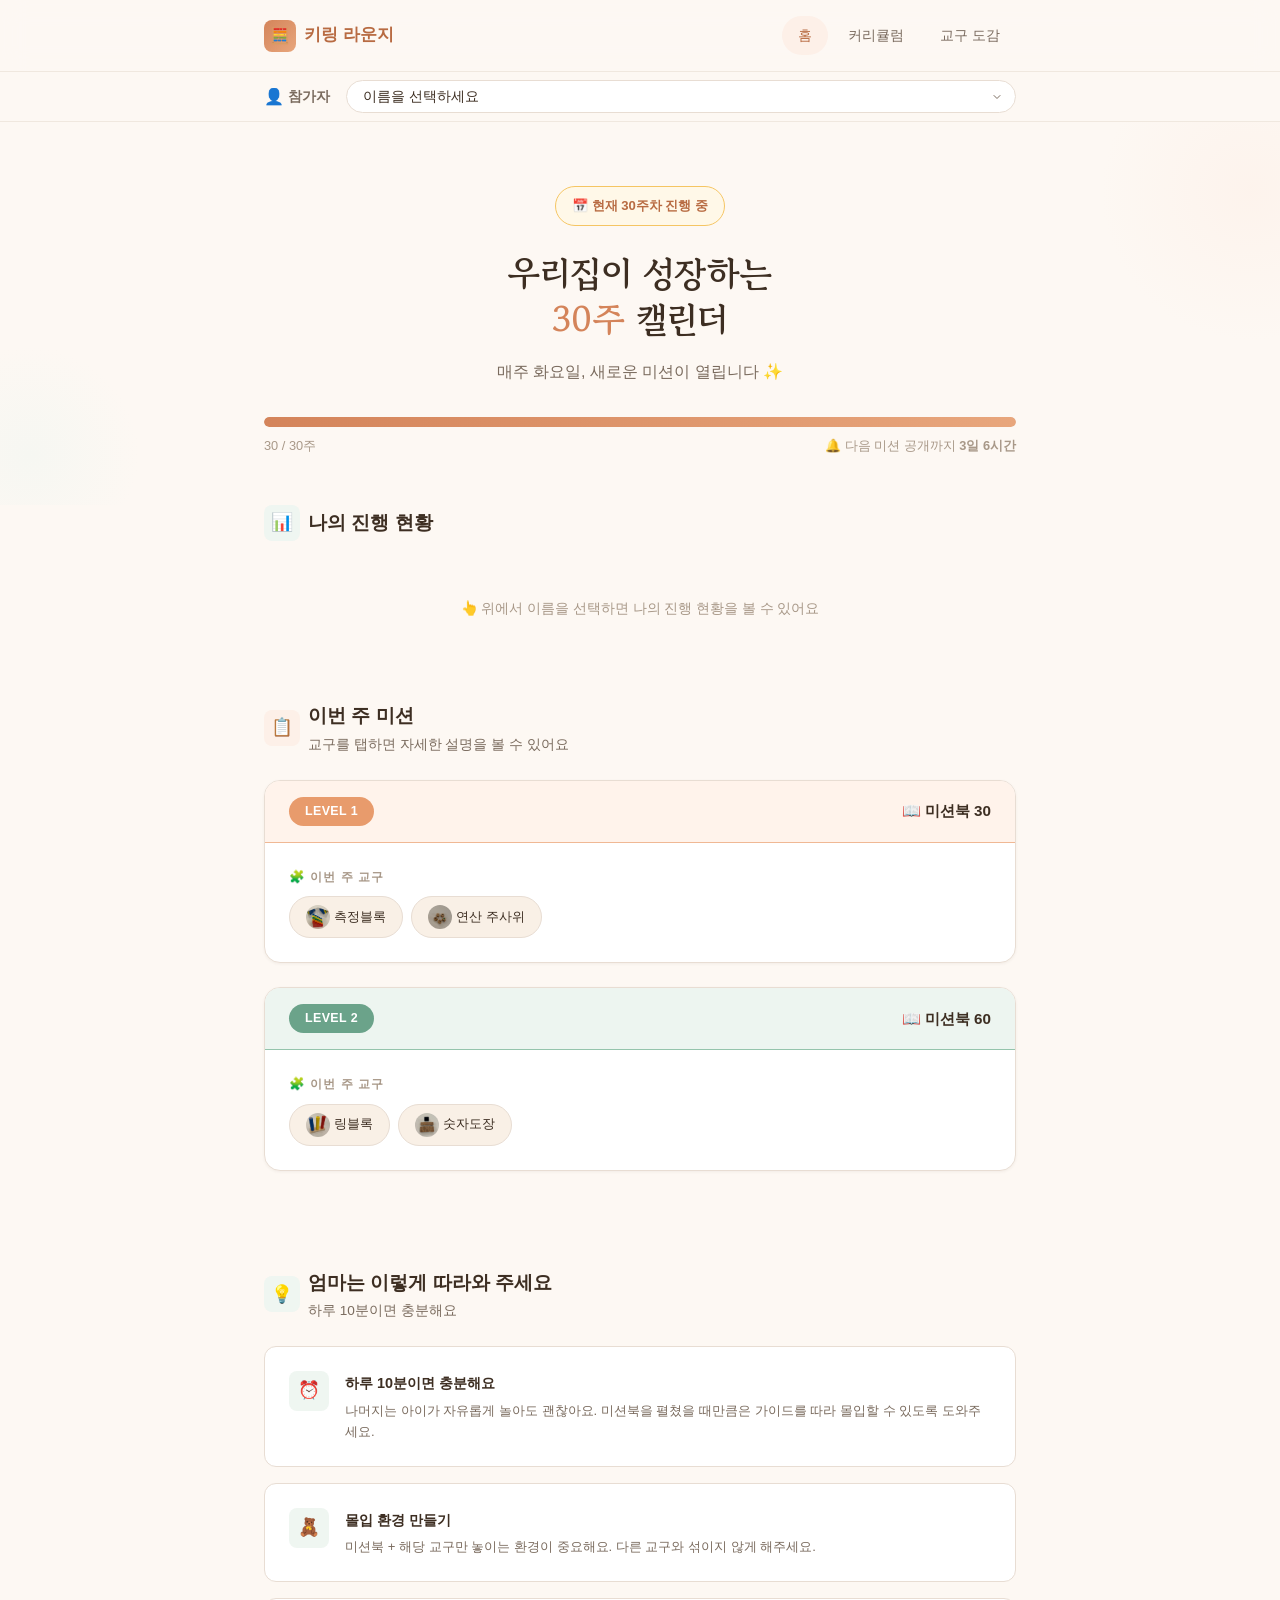
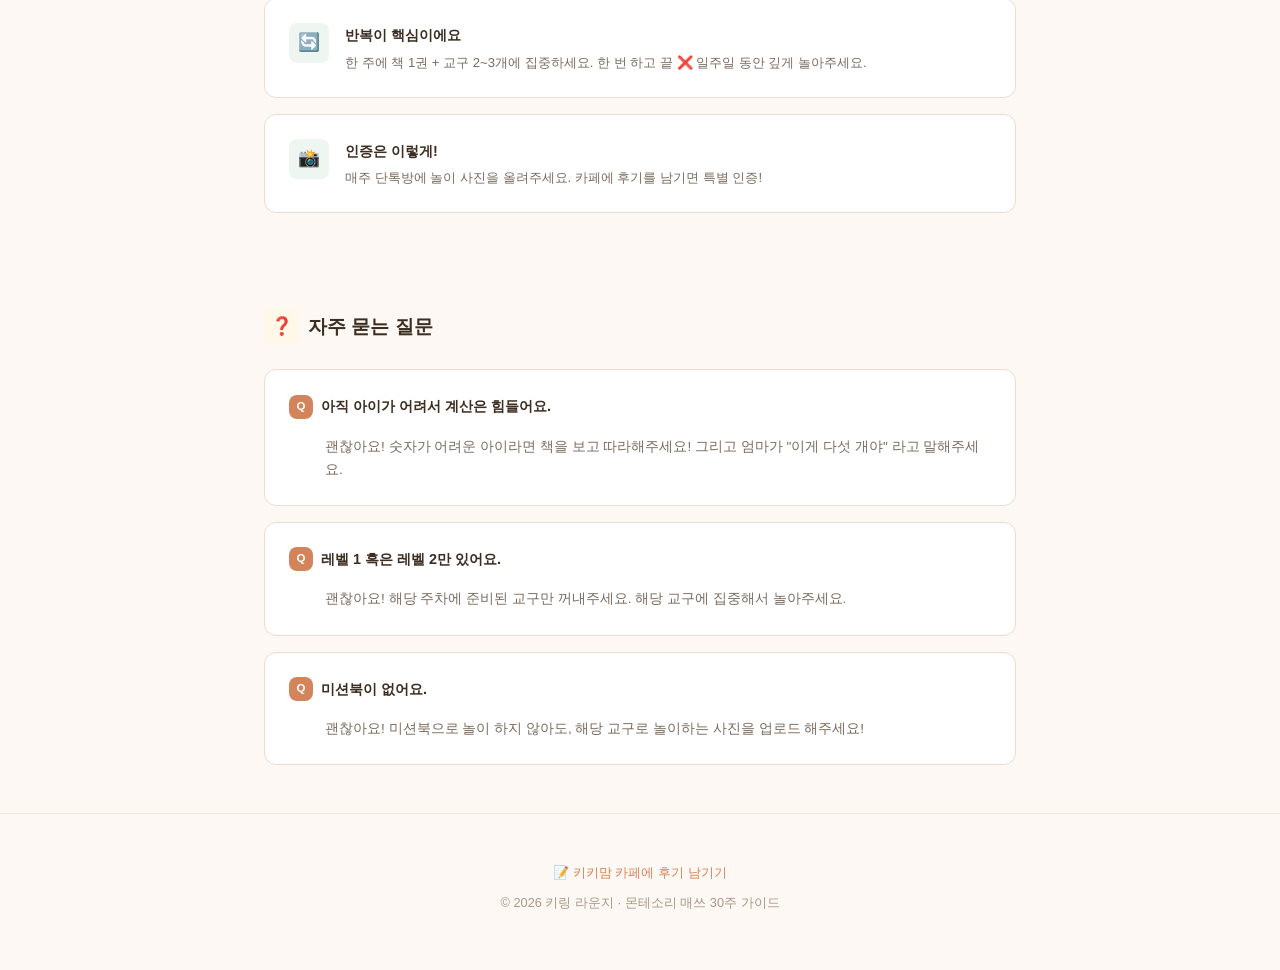
<file: index.html>
<!DOCTYPE html>
<html lang="ko">
<head>
  <meta charset="UTF-8">
  <meta name="viewport" content="width=device-width, initial-scale=1.0">
  <title>몬테소리 매쓰 30주 가이드 | 키링 라운지</title>
  <meta name="description" content="몬테소리 매쓰 교구와 미션북으로 우리 아이의 수학 감각을 키워주세요. 매주 화요일, 새로운 미션이 열립니다.">
  <link rel="preconnect" href="https://fonts.googleapis.com">
  <link rel="preconnect" href="https://fonts.gstatic.com" crossorigin>
  <link href="https://fonts.googleapis.com/css2?family=Gowun+Batang:wght@400;700&family=Pretendard:wght@400;500;600;700;800&display=swap" rel="stylesheet">
  <link rel="stylesheet" href="css/style.css">
</head>
<body data-page="home">

  <!-- 내비게이션 -->
  <nav class="nav">
    <div class="container nav-inner">
      <a href="index.html" class="nav-logo">
        <span class="nav-logo-icon">🧮</span>
        <span>키링 라운지</span>
      </a>
      <button class="nav-mobile-toggle" id="nav-toggle" aria-label="메뉴">☰</button>
      <div class="nav-links" id="nav-links">
        <a href="index.html" class="nav-link active">홈</a>
        <a href="curriculum.html" class="nav-link">커리큘럼</a>
        <a href="tools.html" class="nav-link">교구 도감</a>
      </div>
    </div>
  </nav>

  <!-- 참가자 선택 바 -->
  <div class="user-selector-section">
    <div class="container" id="user-selector"></div>
  </div>


  <!-- 히어로 -->
  <section class="hero">
    <div class="container hero-content">
      <div class="hero-badge" id="hero-badge">📅 로딩 중...</div>
      <h1 class="hero-title">우리집이 성장하는<br><em>30주</em> 캘린더</h1>
      <p class="hero-subtitle">매주 화요일, 새로운 미션이 열립니다 ✨</p>

      <div class="progress-section">
        <div class="progress-bar-wrapper">
          <div class="progress-bar-fill" id="progress-fill" style="width: 0%"></div>
        </div>
        <div class="progress-info">
          <span id="progress-text">- / 30주</span>
          <span id="countdown"></span>
        </div>
      </div>
    </div>
  </section>

  <!-- 나의 진행 현황 -->
  <section class="my-progress-section">
    <div class="container">
      <div class="section-header">
        <div class="section-icon" style="background: var(--color-secondary-bg);">📊</div>
        <div>
          <div class="section-title">나의 진행 현황</div>
        </div>
      </div>
      <div id="my-progress"></div>
    </div>
  </section>


  <!-- 이번 주 미션 -->
  <section class="current-week-section">
    <div class="container">
      <div class="section-header">
        <div class="section-icon" style="background: var(--color-primary-bg);">📋</div>
        <div>
          <div class="section-title">이번 주 미션</div>
          <div class="section-subtitle">교구를 탭하면 자세한 설명을 볼 수 있어요</div>
        </div>
      </div>
      <div class="mission-cards" id="mission-cards"></div>
    </div>
  </section>

  <!-- 이렇게 따라와 주세요 -->
  <section class="guide-section">
    <div class="container">
      <div class="section-header">
        <div class="section-icon" style="background: var(--color-secondary-bg);">💡</div>
        <div>
          <div class="section-title">엄마는 이렇게 따라와 주세요</div>
          <div class="section-subtitle">하루 10분이면 충분해요</div>
        </div>
      </div>
      <div class="guide-cards" id="guide-cards"></div>
    </div>
  </section>

  <!-- FAQ -->
  <section class="faq-section">
    <div class="container">
      <div class="section-header">
        <div class="section-icon" style="background: var(--color-highlight-bg);">❓</div>
        <div>
          <div class="section-title">자주 묻는 질문</div>
        </div>
      </div>
      <div class="faq-list" id="faq-list"></div>
    </div>
  </section>


  <!-- 푸터 -->
  <footer class="footer">
    <div class="container">
      <p class="footer-text">
        <a href="https://cafe.naver.com/f-e/cafes/31207252/menus/6?viewType=W" class="footer-link" target="_blank">
          📝 키키맘 카페에 후기 남기기
        </a>
      </p>
      <p class="footer-text">© 2026 키링 라운지 · 몬테소리 매쓰 30주 가이드</p>
    </div>
  </footer>

  <!-- 교구 모달 -->
  <div class="modal-overlay" id="tool-modal">
    <div class="modal" id="tool-modal-content"></div>
  </div>

  <script src="js/data.js?v=20260415a"></script>
  <script src="js/checkin.js?v=20260415a"></script>
  <script src="js/app.js?v=20260415a"></script>
</body>
</html>
</file>
<file: css/style.css>
/* ==================== CSS 변수 & 리셋 ==================== */
:root {
  /* 몬테소리 감성 컬러 팔레트 */
  --color-bg: #FDF8F3;
  --color-bg-warm: #F9F0E6;
  --color-card: #FFFFFF;
  --color-card-hover: #FFF9F2;

  --color-primary: #D4845A;
  --color-primary-light: #E8A67C;
  --color-primary-dark: #B86B42;
  --color-primary-bg: #FDF0E8;

  --color-secondary: #7BA68D;
  --color-secondary-light: #A3C4AF;
  --color-secondary-dark: #5C8A6F;
  --color-secondary-bg: #EFF6F1;

  --color-accent: #C4956A;
  --color-accent-light: #D4B08E;

  --color-level1: #E89B6C;
  --color-level1-bg: #FFF3EB;
  --color-level1-border: #F0B894;

  --color-level2: #6BA38A;
  --color-level2-bg: #EDF5F0;
  --color-level2-border: #95C4AC;

  --color-text: #3D2E22;
  --color-text-secondary: #7A6B5E;
  --color-text-light: #A89888;
  --color-text-inverse: #FFFFFF;

  --color-border: #E8DDD3;
  --color-border-light: #F0E8DF;

  --color-highlight: #F5C563;
  --color-highlight-bg: #FFF8E8;

  --color-badge-vip: #D4845A;
  --color-badge-family: #7BA68D;
  --color-badge-guest: #C4956A;

  /* 타이포그래피 */
  --font-main: 'Pretendard', -apple-system, BlinkMacSystemFont, 'Segoe UI', sans-serif;
  --font-accent: 'Gowun Batang', serif;

  /* 간격 */
  --space-xs: 4px;
  --space-sm: 8px;
  --space-md: 16px;
  --space-lg: 24px;
  --space-xl: 32px;
  --space-2xl: 48px;
  --space-3xl: 64px;

  /* 라운드 */
  --radius-sm: 8px;
  --radius-md: 12px;
  --radius-lg: 16px;
  --radius-xl: 24px;
  --radius-full: 9999px;

  /* 그림자 */
  --shadow-sm: 0 1px 3px rgba(61, 46, 34, 0.06);
  --shadow-md: 0 4px 12px rgba(61, 46, 34, 0.08);
  --shadow-lg: 0 8px 24px rgba(61, 46, 34, 0.1);
  --shadow-xl: 0 16px 40px rgba(61, 46, 34, 0.12);

  /* 트랜지션 */
  --transition-fast: 0.15s ease;
  --transition-normal: 0.25s ease;
  --transition-slow: 0.4s ease;
}

/* 리셋 */
*, *::before, *::after {
  margin: 0;
  padding: 0;
  box-sizing: border-box;
}

html {
  scroll-behavior: smooth;
  -webkit-text-size-adjust: 100%;
}

body {
  font-family: var(--font-main);
  background-color: var(--color-bg);
  color: var(--color-text);
  line-height: 1.7;
  min-height: 100vh;
  overflow-x: hidden;
}

a {
  color: inherit;
  text-decoration: none;
}

img {
  max-width: 100%;
  height: auto;
  display: block;
}

button {
  font-family: inherit;
  cursor: pointer;
  border: none;
  background: none;
}

/* ==================== 공통 레이아웃 ==================== */
.container {
  max-width: 800px;
  margin: 0 auto;
  padding: 0 var(--space-lg);
}

.page-section {
  padding: var(--space-2xl) 0;
}

/* ==================== 내비게이션 ==================== */
.nav {
  position: sticky;
  top: 0;
  z-index: 100;
  background: rgba(253, 248, 243, 0.92);
  backdrop-filter: blur(12px);
  -webkit-backdrop-filter: blur(12px);
  border-bottom: 1px solid var(--color-border-light);
  padding: var(--space-md) 0;
}

.nav-inner {
  display: flex;
  align-items: center;
  justify-content: space-between;
}

.nav-logo {
  display: flex;
  align-items: center;
  gap: var(--space-sm);
  font-weight: 700;
  font-size: 1.05rem;
  color: var(--color-primary-dark);
}

.nav-logo-icon {
  width: 32px;
  height: 32px;
  background: linear-gradient(135deg, var(--color-primary), var(--color-primary-light));
  border-radius: var(--radius-sm);
  display: flex;
  align-items: center;
  justify-content: center;
  font-size: 1rem;
}

.nav-links {
  display: flex;
  gap: var(--space-xs);
}

.nav-link {
  padding: var(--space-sm) var(--space-md);
  border-radius: var(--radius-full);
  font-size: 0.85rem;
  font-weight: 500;
  color: var(--color-text-secondary);
  transition: all var(--transition-fast);
}

.nav-link:hover,
.nav-link.active {
  background: var(--color-primary-bg);
  color: var(--color-primary-dark);
}

/* 모바일 내비 */
.nav-mobile-toggle {
  display: none;
  width: 36px;
  height: 36px;
  align-items: center;
  justify-content: center;
  border-radius: var(--radius-sm);
  font-size: 1.2rem;
  color: var(--color-text-secondary);
}

@media (max-width: 640px) {
  .nav-links {
    display: none;
    position: absolute;
    top: 100%;
    left: 0;
    right: 0;
    background: rgba(253, 248, 243, 0.98);
    backdrop-filter: blur(12px);
    flex-direction: column;
    padding: var(--space-sm) var(--space-lg);
    border-bottom: 1px solid var(--color-border-light);
    box-shadow: var(--shadow-md);
  }

  .nav-links.open {
    display: flex;
  }

  .nav-mobile-toggle {
    display: flex;
  }
}

/* ==================== 히어로 섹션 ==================== */
.hero {
  padding: var(--space-3xl) 0 var(--space-2xl);
  text-align: center;
  position: relative;
  overflow: hidden;
}

.hero::before {
  content: '';
  position: absolute;
  top: -80px;
  right: -120px;
  width: 300px;
  height: 300px;
  background: radial-gradient(circle, var(--color-primary-bg) 0%, transparent 70%);
  border-radius: 50%;
  opacity: 0.6;
}

.hero::after {
  content: '';
  position: absolute;
  bottom: -60px;
  left: -80px;
  width: 220px;
  height: 220px;
  background: radial-gradient(circle, var(--color-secondary-bg) 0%, transparent 70%);
  border-radius: 50%;
  opacity: 0.5;
}

.hero-content {
  position: relative;
  z-index: 1;
}

.hero-badge {
  display: inline-flex;
  align-items: center;
  gap: var(--space-sm);
  padding: var(--space-sm) var(--space-md);
  background: var(--color-highlight-bg);
  border: 1px solid var(--color-highlight);
  border-radius: var(--radius-full);
  font-size: 0.82rem;
  font-weight: 600;
  color: var(--color-primary-dark);
  margin-bottom: var(--space-lg);
  animation: fadeInDown 0.6s ease;
}

.hero-title {
  font-family: var(--font-accent);
  font-size: 2.2rem;
  font-weight: 700;
  line-height: 1.3;
  color: var(--color-text);
  margin-bottom: var(--space-md);
  animation: fadeInUp 0.6s ease 0.1s both;
}

.hero-title em {
  font-style: normal;
  color: var(--color-primary);
}

.hero-subtitle {
  font-size: 1rem;
  color: var(--color-text-secondary);
  margin-bottom: var(--space-xl);
  animation: fadeInUp 0.6s ease 0.2s both;
}

/* 진행률 바 */
.progress-section {
  animation: fadeInUp 0.6s ease 0.3s both;
}

.progress-bar-wrapper {
  background: var(--color-border-light);
  border-radius: var(--radius-full);
  height: 10px;
  overflow: hidden;
  margin-bottom: var(--space-sm);
}

.progress-bar-fill {
  height: 100%;
  background: linear-gradient(90deg, var(--color-primary), var(--color-primary-light));
  border-radius: var(--radius-full);
  transition: width 1s ease;
}

.progress-info {
  display: flex;
  justify-content: space-between;
  font-size: 0.8rem;
  color: var(--color-text-light);
}

/* ==================== 이번 주 미션 카드 ==================== */
.current-week-section {
  padding-bottom: var(--space-2xl);
}

.section-header {
  display: flex;
  align-items: center;
  gap: var(--space-sm);
  margin-bottom: var(--space-lg);
}

.section-icon {
  width: 36px;
  height: 36px;
  display: flex;
  align-items: center;
  justify-content: center;
  border-radius: var(--radius-sm);
  font-size: 1.1rem;
}

.section-title {
  font-size: 1.2rem;
  font-weight: 700;
}

.section-subtitle {
  font-size: 0.85rem;
  color: var(--color-text-secondary);
}

/* 미션 카드 */
.mission-cards {
  display: flex;
  flex-direction: column;
  gap: var(--space-lg);
}

.mission-card {
  background: var(--color-card);
  border-radius: var(--radius-lg);
  border: 1px solid var(--color-border);
  overflow: hidden;
  box-shadow: var(--shadow-sm);
  transition: all var(--transition-normal);
  animation: fadeInUp 0.5s ease both;
}

.mission-card:nth-child(2) {
  animation-delay: 0.1s;
}

.mission-card:hover {
  box-shadow: var(--shadow-md);
  transform: translateY(-2px);
}

.mission-card-header {
  padding: var(--space-md) var(--space-lg);
  display: flex;
  align-items: center;
  justify-content: space-between;
}

.mission-card.level1 .mission-card-header {
  background: var(--color-level1-bg);
  border-bottom: 1px solid var(--color-level1-border);
}

.mission-card.level2 .mission-card-header {
  background: var(--color-level2-bg);
  border-bottom: 1px solid var(--color-level2-border);
}

.level-badge {
  display: inline-flex;
  align-items: center;
  gap: var(--space-xs);
  padding: var(--space-xs) var(--space-md);
  border-radius: var(--radius-full);
  font-size: 0.78rem;
  font-weight: 700;
  letter-spacing: 0.03em;
}

.level-badge.l1 {
  background: var(--color-level1);
  color: white;
}

.level-badge.l2 {
  background: var(--color-level2);
  color: white;
}

.mission-book-num {
  font-weight: 700;
  font-size: 0.95rem;
}

.mission-card-body {
  padding: var(--space-lg);
}

.tools-label {
  font-size: 0.78rem;
  font-weight: 600;
  color: var(--color-text-light);
  text-transform: uppercase;
  letter-spacing: 0.08em;
  margin-bottom: var(--space-sm);
}

.tools-list {
  display: flex;
  flex-wrap: wrap;
  gap: var(--space-sm);
}

.tool-chip {
  display: inline-flex;
  align-items: center;
  gap: var(--space-xs);
  padding: var(--space-sm) var(--space-md);
  background: var(--color-bg-warm);
  border: 1px solid var(--color-border);
  border-radius: var(--radius-full);
  font-size: 0.82rem;
  font-weight: 500;
  color: var(--color-text);
  transition: all var(--transition-fast);
  cursor: pointer;
}

.tool-chip:hover {
  background: var(--color-primary-bg);
  border-color: var(--color-primary-light);
  color: var(--color-primary-dark);
}

.tool-chip-icon {
  font-size: 0.9rem;
}

/* ==================== 타임라인 ==================== */
.timeline-section {
  padding: var(--space-2xl) 0;
}

.timeline {
  position: relative;
  padding-left: var(--space-xl);
}

.timeline::before {
  content: '';
  position: absolute;
  left: 11px;
  top: 0;
  bottom: 0;
  width: 2px;
  background: var(--color-border);
}

.timeline-item {
  position: relative;
  padding-bottom: var(--space-lg);
  opacity: 0;
  animation: fadeInLeft 0.4s ease both;
}

.timeline-item:nth-child(n) {
  animation-delay: calc(var(--index, 0) * 0.05s);
}

.timeline-dot {
  position: absolute;
  left: -25px;
  top: 4px;
  width: 12px;
  height: 12px;
  border-radius: 50%;
  background: var(--color-border);
  border: 2px solid var(--color-bg);
  z-index: 1;
}

.timeline-item.past .timeline-dot {
  background: var(--color-secondary);
}

.timeline-item.current .timeline-dot {
  background: var(--color-primary);
  box-shadow: 0 0 0 4px var(--color-primary-bg);
  width: 14px;
  height: 14px;
  left: -26px;
  top: 3px;
}

.timeline-item.future .timeline-dot {
  background: var(--color-border-light);
  border-color: var(--color-border);
}

.timeline-card {
  background: var(--color-card);
  border: 1px solid var(--color-border);
  border-radius: var(--radius-md);
  padding: var(--space-md) var(--space-lg);
  cursor: pointer;
  transition: all var(--transition-fast);
}

.timeline-card:hover {
  border-color: var(--color-primary-light);
  box-shadow: var(--shadow-sm);
}

.timeline-item.current .timeline-card {
  border-color: var(--color-primary);
  background: var(--color-primary-bg);
  box-shadow: var(--shadow-md);
}

.timeline-item.future .timeline-card {
  opacity: 0.5;
}

.timeline-week-header {
  display: flex;
  align-items: center;
  justify-content: space-between;
  margin-bottom: var(--space-xs);
}

.timeline-week-num {
  font-weight: 700;
  font-size: 0.9rem;
}

.timeline-date {
  font-size: 0.78rem;
  color: var(--color-text-light);
}

.timeline-tools {
  display: flex;
  flex-wrap: wrap;
  gap: var(--space-xs);
  font-size: 0.78rem;
  color: var(--color-text-secondary);
}

.timeline-tool-tag {
  padding: 2px 8px;
  background: var(--color-bg-warm);
  border-radius: var(--radius-full);
  font-size: 0.72rem;
}

.timeline-note {
  margin-top: var(--space-sm);
  padding: var(--space-sm) var(--space-md);
  background: var(--color-highlight-bg);
  border-radius: var(--radius-sm);
  font-size: 0.78rem;
  color: var(--color-primary-dark);
}

/* ==================== 교구 도감 ==================== */
.tools-section {
  padding: var(--space-2xl) 0;
}

.tools-tabs {
  display: flex;
  gap: var(--space-sm);
  margin-bottom: var(--space-lg);
}

.tools-tab {
  padding: var(--space-sm) var(--space-lg);
  border-radius: var(--radius-full);
  font-size: 0.85rem;
  font-weight: 600;
  color: var(--color-text-secondary);
  border: 1px solid var(--color-border);
  transition: all var(--transition-fast);
}

.tools-tab:hover {
  border-color: var(--color-primary-light);
}

.tools-tab.active {
  background: var(--color-primary);
  color: white;
  border-color: var(--color-primary);
}

.tools-grid {
  display: grid;
  grid-template-columns: repeat(auto-fill, minmax(220px, 1fr));
  gap: var(--space-md);
}

.tool-card {
  background: var(--color-card);
  border: 1px solid var(--color-border);
  border-radius: var(--radius-md);
  overflow: hidden;
  transition: all var(--transition-normal);
  cursor: pointer;
  animation: fadeInUp 0.4s ease both;
}

.tool-card:hover {
  box-shadow: var(--shadow-md);
  transform: translateY(-3px);
  border-color: var(--color-primary-light);
}

.tool-card-img-wrapper {
  width: 100%;
  height: 180px;
  overflow: hidden;
  background: var(--color-bg-warm);
  display: flex;
  align-items: center;
  justify-content: center;
}

.tool-card-img {
  width: 100%;
  height: 100%;
  object-fit: contain;
  padding: var(--space-md);
  /* CSS 누끼 효과 - 밝은 배경 블렌딩 */
  mix-blend-mode: multiply;
}

.tool-card-icon {
  width: 48px;
  height: 48px;
  border-radius: var(--radius-md);
  display: flex;
  align-items: center;
  justify-content: center;
  font-size: 1.5rem;
  margin: var(--space-md) var(--space-lg) 0;
}

.tool-card.level1 .tool-card-icon {
  background: var(--color-level1-bg);
}

.tool-card.level2 .tool-card-icon {
  background: var(--color-level2-bg);
}

.tool-card-info {
  padding: var(--space-md) var(--space-lg) var(--space-lg);
}

.tool-card-name {
  font-weight: 700;
  font-size: 0.95rem;
  margin-bottom: var(--space-xs);
}

.tool-card-desc {
  font-size: 0.8rem;
  color: var(--color-text-secondary);
  line-height: 1.6;
}

.tool-card-missions {
  margin-top: var(--space-md);
  padding-top: var(--space-md);
  border-top: 1px solid var(--color-border-light);
  font-size: 0.75rem;
  color: var(--color-text-light);
}

/* 교구 칩 썸네일 */
.tool-chip-img {
  width: 24px;
  height: 24px;
  border-radius: 50%;
  object-fit: cover;
  mix-blend-mode: multiply;
  background: var(--color-bg-warm);
}

/* 모달 이미지 */
.modal-tool-img-wrapper {
  width: 100%;
  max-height: 240px;
  overflow: hidden;
  border-radius: var(--radius-md);
  background: var(--color-bg-warm);
  margin-bottom: var(--space-lg);
  display: flex;
  align-items: center;
  justify-content: center;
}

.modal-tool-img {
  max-width: 100%;
  max-height: 240px;
  object-fit: contain;
  padding: var(--space-md);
  mix-blend-mode: multiply;
}

/* ==================== 가이드 섹션 ==================== */
.guide-section {
  padding: var(--space-2xl) 0;
}

.guide-cards {
  display: flex;
  flex-direction: column;
  gap: var(--space-md);
}

.guide-card {
  background: var(--color-card);
  border: 1px solid var(--color-border);
  border-radius: var(--radius-md);
  padding: var(--space-lg);
  display: flex;
  gap: var(--space-md);
  align-items: flex-start;
  transition: all var(--transition-fast);
}

.guide-card:hover {
  box-shadow: var(--shadow-sm);
}

.guide-card-icon {
  width: 40px;
  height: 40px;
  min-width: 40px;
  border-radius: var(--radius-sm);
  background: var(--color-secondary-bg);
  display: flex;
  align-items: center;
  justify-content: center;
  font-size: 1.1rem;
}

.guide-card-content h3 {
  font-size: 0.9rem;
  font-weight: 700;
  margin-bottom: var(--space-xs);
}

.guide-card-content p {
  font-size: 0.82rem;
  color: var(--color-text-secondary);
  line-height: 1.6;
}

/* ==================== FAQ ==================== */
.faq-section {
  padding: var(--space-2xl) 0;
}

.faq-list {
  display: flex;
  flex-direction: column;
  gap: var(--space-md);
}

.faq-item {
  background: var(--color-card);
  border: 1px solid var(--color-border);
  border-radius: var(--radius-md);
  padding: var(--space-lg);
  cursor: pointer;
  transition: all var(--transition-fast);
}

.faq-item:hover {
  border-color: var(--color-primary-light);
}

.faq-question {
  display: flex;
  align-items: center;
  gap: var(--space-sm);
  font-weight: 700;
  font-size: 0.9rem;
}

.faq-question::before {
  content: 'Q';
  display: inline-flex;
  align-items: center;
  justify-content: center;
  width: 24px;
  height: 24px;
  min-width: 24px;
  background: var(--color-primary);
  color: white;
  border-radius: var(--radius-sm);
  font-size: 0.72rem;
  font-weight: 700;
}

.faq-answer {
  margin-top: var(--space-md);
  padding-left: 36px;
  font-size: 0.85rem;
  color: var(--color-text-secondary);
  line-height: 1.7;
}

/* ==================== 리워드 ==================== */
.rewards-section {
  padding: var(--space-2xl) 0;
}

.rewards-grid {
  display: grid;
  grid-template-columns: repeat(auto-fit, minmax(220px, 1fr));
  gap: var(--space-md);
}

.reward-card {
  background: var(--color-card);
  border: 1px solid var(--color-border);
  border-radius: var(--radius-lg);
  padding: var(--space-lg);
  text-align: center;
  transition: all var(--transition-normal);
}

.reward-card:hover {
  box-shadow: var(--shadow-md);
  transform: translateY(-3px);
}

.reward-card.vip {
  border-color: var(--color-badge-vip);
  background: linear-gradient(180deg, var(--color-primary-bg) 0%, var(--color-card) 100%);
}

.reward-card.family {
  border-color: var(--color-badge-family);
  background: linear-gradient(180deg, var(--color-secondary-bg) 0%, var(--color-card) 100%);
}

.reward-badge {
  font-size: 2rem;
  margin-bottom: var(--space-sm);
}

.reward-tier {
  font-weight: 700;
  font-size: 1rem;
  margin-bottom: var(--space-sm);
}

.reward-requirement {
  font-size: 0.78rem;
  color: var(--color-text-secondary);
  line-height: 1.5;
  margin-bottom: var(--space-md);
}

.reward-prize {
  display: inline-block;
  padding: var(--space-sm) var(--space-md);
  background: var(--color-highlight-bg);
  border: 1px solid var(--color-highlight);
  border-radius: var(--radius-full);
  font-size: 0.85rem;
  font-weight: 700;
  color: var(--color-primary-dark);
}

/* ==================== 푸터 ==================== */
.footer {
  padding: var(--space-2xl) 0;
  text-align: center;
  border-top: 1px solid var(--color-border-light);
}

.footer-text {
  font-size: 0.8rem;
  color: var(--color-text-light);
  margin-bottom: var(--space-sm);
}

.footer-link {
  color: var(--color-primary);
  font-weight: 500;
}

.footer-link:hover {
  text-decoration: underline;
}

/* ==================== 주차 상세 페이지 ==================== */
.week-detail {
  padding: var(--space-2xl) 0;
}

.week-nav {
  display: flex;
  justify-content: space-between;
  align-items: center;
  margin-bottom: var(--space-lg);
}

.week-nav-btn {
  display: flex;
  align-items: center;
  gap: var(--space-xs);
  padding: var(--space-sm) var(--space-md);
  background: var(--color-card);
  border: 1px solid var(--color-border);
  border-radius: var(--radius-full);
  font-size: 0.82rem;
  color: var(--color-text-secondary);
  transition: all var(--transition-fast);
}

.week-nav-btn:hover {
  border-color: var(--color-primary-light);
  color: var(--color-primary-dark);
}

.week-nav-btn.disabled {
  opacity: 0.3;
  pointer-events: none;
}

.week-detail-header {
  text-align: center;
  margin-bottom: var(--space-xl);
}

.week-detail-num {
  font-family: var(--font-accent);
  font-size: 2rem;
  font-weight: 700;
  color: var(--color-primary);
  margin-bottom: var(--space-xs);
}

.week-detail-date {
  font-size: 0.9rem;
  color: var(--color-text-secondary);
}

.week-detail-note {
  display: inline-block;
  margin-top: var(--space-sm);
  padding: var(--space-xs) var(--space-md);
  background: var(--color-highlight-bg);
  border-radius: var(--radius-full);
  font-size: 0.8rem;
  color: var(--color-primary-dark);
}

/* ==================== 모달 ==================== */
.modal-overlay {
  display: none;
  position: fixed;
  inset: 0;
  background: rgba(61, 46, 34, 0.4);
  backdrop-filter: blur(4px);
  z-index: 200;
  justify-content: center;
  align-items: center;
  padding: var(--space-lg);
}

.modal-overlay.open {
  display: flex;
}

.modal {
  background: var(--color-card);
  border-radius: var(--radius-xl);
  max-width: 480px;
  width: 100%;
  max-height: 80vh;
  overflow-y: auto;
  padding: var(--space-xl);
  animation: modalIn 0.3s ease;
}

.modal-close {
  float: right;
  width: 32px;
  height: 32px;
  display: flex;
  align-items: center;
  justify-content: center;
  border-radius: var(--radius-full);
  font-size: 1.2rem;
  color: var(--color-text-light);
  transition: all var(--transition-fast);
}

.modal-close:hover {
  background: var(--color-bg-warm);
  color: var(--color-text);
}

.modal-title {
  font-size: 1.2rem;
  font-weight: 700;
  margin-bottom: var(--space-md);
}

.modal-desc {
  font-size: 0.85rem;
  color: var(--color-text-secondary);
  line-height: 1.7;
  margin-bottom: var(--space-lg);
}

.modal-missions-title {
  font-size: 0.78rem;
  font-weight: 600;
  color: var(--color-text-light);
  margin-bottom: var(--space-sm);
}

.modal-missions-list {
  display: flex;
  flex-wrap: wrap;
  gap: var(--space-xs);
}

.modal-mission-tag {
  padding: 2px 10px;
  background: var(--color-bg-warm);
  border-radius: var(--radius-full);
  font-size: 0.75rem;
  color: var(--color-text-secondary);
}

/* ==================== 애니메이션 ==================== */
@keyframes fadeInUp {
  from { opacity: 0; transform: translateY(16px); }
  to { opacity: 1; transform: translateY(0); }
}

@keyframes fadeInDown {
  from { opacity: 0; transform: translateY(-12px); }
  to { opacity: 1; transform: translateY(0); }
}

@keyframes fadeInLeft {
  from { opacity: 0; transform: translateX(-12px); }
  to { opacity: 1; transform: translateX(0); }
}

@keyframes modalIn {
  from { opacity: 0; transform: scale(0.95); }
  to { opacity: 1; transform: scale(1); }
}

@keyframes pulse {
  0%, 100% { transform: scale(1); }
  50% { transform: scale(1.05); }
}

/* ==================== 반응형 ==================== */
@media (max-width: 640px) {
  .hero-title {
    font-size: 1.6rem;
  }

  .tools-grid {
    grid-template-columns: 1fr;
  }

  .rewards-grid {
    grid-template-columns: 1fr;
  }

  .container {
    padding: 0 var(--space-md);
  }

  .week-grid {
    grid-template-columns: repeat(6, 1fr);
  }
}

/* ==================== 참가자 선택 바 ==================== */
.user-selector-section {
  position: sticky;
  top: 56px;
  z-index: 90;
  background: rgba(253, 248, 243, 0.95);
  backdrop-filter: blur(12px);
  -webkit-backdrop-filter: blur(12px);
  border-bottom: 1px solid var(--color-border-light);
  padding: var(--space-sm) 0;
}

.user-selector-inner {
  display: flex;
  align-items: center;
  gap: var(--space-md);
  flex-wrap: wrap;
}

.user-selector-label {
  display: flex;
  align-items: center;
  gap: var(--space-xs);
  font-size: 0.85rem;
  font-weight: 600;
  color: var(--color-text-secondary);
  white-space: nowrap;
}

.user-selector-icon {
  font-size: 1rem;
}

.user-selector-dropdown-wrapper {
  flex: 1;
  min-width: 160px;
}

.user-selector-dropdown {
  width: 100%;
  padding: var(--space-sm) var(--space-md);
  border: 1px solid var(--color-border);
  border-radius: var(--radius-full);
  background: var(--color-card);
  font-family: var(--font-main);
  font-size: 0.85rem;
  color: var(--color-text);
  appearance: none;
  -webkit-appearance: none;
  background-image: url("data:image/svg+xml,%3Csvg xmlns='http://www.w3.org/2000/svg' width='12' height='12' viewBox='0 0 24 24' fill='none' stroke='%237A6B5E' stroke-width='2' stroke-linecap='round' stroke-linejoin='round'%3E%3Cpolyline points='6 9 12 15 18 9'%3E%3C/polyline%3E%3C/svg%3E");
  background-repeat: no-repeat;
  background-position: right 12px center;
  cursor: pointer;
  transition: all var(--transition-fast);
}

.user-selector-dropdown:focus {
  outline: none;
  border-color: var(--color-primary);
  box-shadow: 0 0 0 3px var(--color-primary-bg);
}

.user-selector-welcome {
  font-size: 0.8rem;
  color: var(--color-secondary-dark);
  white-space: nowrap;
}

/* ==================== 미션 체크 버튼 ==================== */
.mission-check-btn {
  display: flex;
  align-items: center;
  justify-content: center;
  width: 100%;
  margin-top: var(--space-md);
  padding: var(--space-sm) var(--space-md);
  border: 2px dashed var(--color-border);
  border-radius: var(--radius-md);
  font-size: 0.85rem;
  font-weight: 600;
  color: var(--color-text-secondary);
  background: var(--color-bg-warm);
  cursor: pointer;
  transition: all var(--transition-normal);
}

.mission-check-btn:hover {
  border-color: var(--color-primary-light);
  color: var(--color-primary-dark);
  background: var(--color-primary-bg);
}

.mission-check-btn.checked {
  border: 2px solid var(--color-secondary);
  background: var(--color-secondary-bg);
  color: var(--color-secondary-dark);
}

.mission-check-btn.just-checked {
  animation: checkPop 0.4s ease;
}

@keyframes checkPop {
  0% { transform: scale(1); }
  30% { transform: scale(1.05); }
  60% { transform: scale(0.97); }
  100% { transform: scale(1); }
}

/* 체크 영역 */
.mission-check-area {
  background: var(--color-card);
  border: 1px solid var(--color-border);
  border-radius: var(--radius-lg);
  padding: var(--space-lg);
  margin-top: var(--space-md);
}

.check-hint {
  font-size: 0.72rem;
  color: var(--color-text-light);
  margin-top: var(--space-xs);
  margin-bottom: var(--space-md);
  padding-left: var(--space-xs);
}

.check-hint:last-of-type {
  margin-bottom: 0;
}

.week-complete-badge {
  margin-top: var(--space-md);
  padding: var(--space-sm) var(--space-md);
  background: linear-gradient(135deg, var(--color-primary-bg), var(--color-highlight-bg));
  border: 1px solid var(--color-highlight);
  border-radius: var(--radius-md);
  font-size: 0.9rem;
  font-weight: 700;
  color: var(--color-primary-dark);
  justify-content: center;
  align-items: center;
  text-align: center;
}

.week-dot.partial {
  background: var(--color-primary-bg);
  color: var(--color-primary);
  border-color: var(--color-primary-light);
}

/* ==================== 나의 진행 현황 ==================== */
.my-progress-section {
  padding-bottom: var(--space-2xl);
}

.my-progress-card {
  background: var(--color-card);
  border: 1px solid var(--color-border);
  border-radius: var(--radius-lg);
  padding: var(--space-lg);
  box-shadow: var(--shadow-sm);
}

.my-progress-header {
  display: flex;
  justify-content: space-between;
  align-items: center;
  margin-bottom: var(--space-md);
}

.my-progress-title {
  font-weight: 700;
  font-size: 1rem;
}

.my-progress-count {
  font-weight: 700;
  font-size: 0.9rem;
  color: var(--color-primary);
}

.my-progress-bar-wrapper {
  height: 8px;
  background: var(--color-border-light);
  border-radius: var(--radius-full);
  overflow: hidden;
  margin-bottom: var(--space-md);
}

.my-progress-bar {
  height: 100%;
  background: linear-gradient(90deg, var(--color-secondary), var(--color-secondary-light));
  border-radius: var(--radius-full);
  transition: width 0.8s ease;
}

.reward-status {
  padding: var(--space-sm) var(--space-md);
  border-radius: var(--radius-md);
  font-size: 0.85rem;
  font-weight: 600;
  margin-bottom: var(--space-md);
  text-align: center;
}

.reward-status.vip {
  background: var(--color-primary-bg);
  color: var(--color-primary-dark);
}

.reward-status.family {
  background: var(--color-secondary-bg);
  color: var(--color-secondary-dark);
}

.reward-status-list {
  display: flex;
  gap: var(--space-md);
  margin-bottom: var(--space-md);
}

.reward-status-item {
  flex: 1;
  padding: var(--space-sm) var(--space-md);
  background: var(--color-bg-warm);
  border-radius: var(--radius-md);
  font-size: 0.8rem;
  text-align: center;
}

.week-grid {
  display: grid;
  grid-template-columns: repeat(10, 1fr);
  gap: var(--space-xs);
}

.week-dot {
  width: 100%;
  aspect-ratio: 1;
  display: flex;
  align-items: center;
  justify-content: center;
  border-radius: var(--radius-sm);
  font-size: 0.65rem;
  font-weight: 600;
  background: var(--color-bg-warm);
  color: var(--color-text-light);
  border: 1px solid var(--color-border-light);
}

.week-dot.done {
  background: var(--color-secondary);
  color: white;
  border-color: var(--color-secondary);
}

.week-dot.current {
  background: var(--color-primary-bg);
  color: var(--color-primary);
  border-color: var(--color-primary);
  font-weight: 700;
}

.week-dot.future {
  opacity: 0.4;
}

.progress-empty {
  text-align: center;
  padding: var(--space-xl);
  color: var(--color-text-light);
  font-size: 0.85rem;
}
</file>
